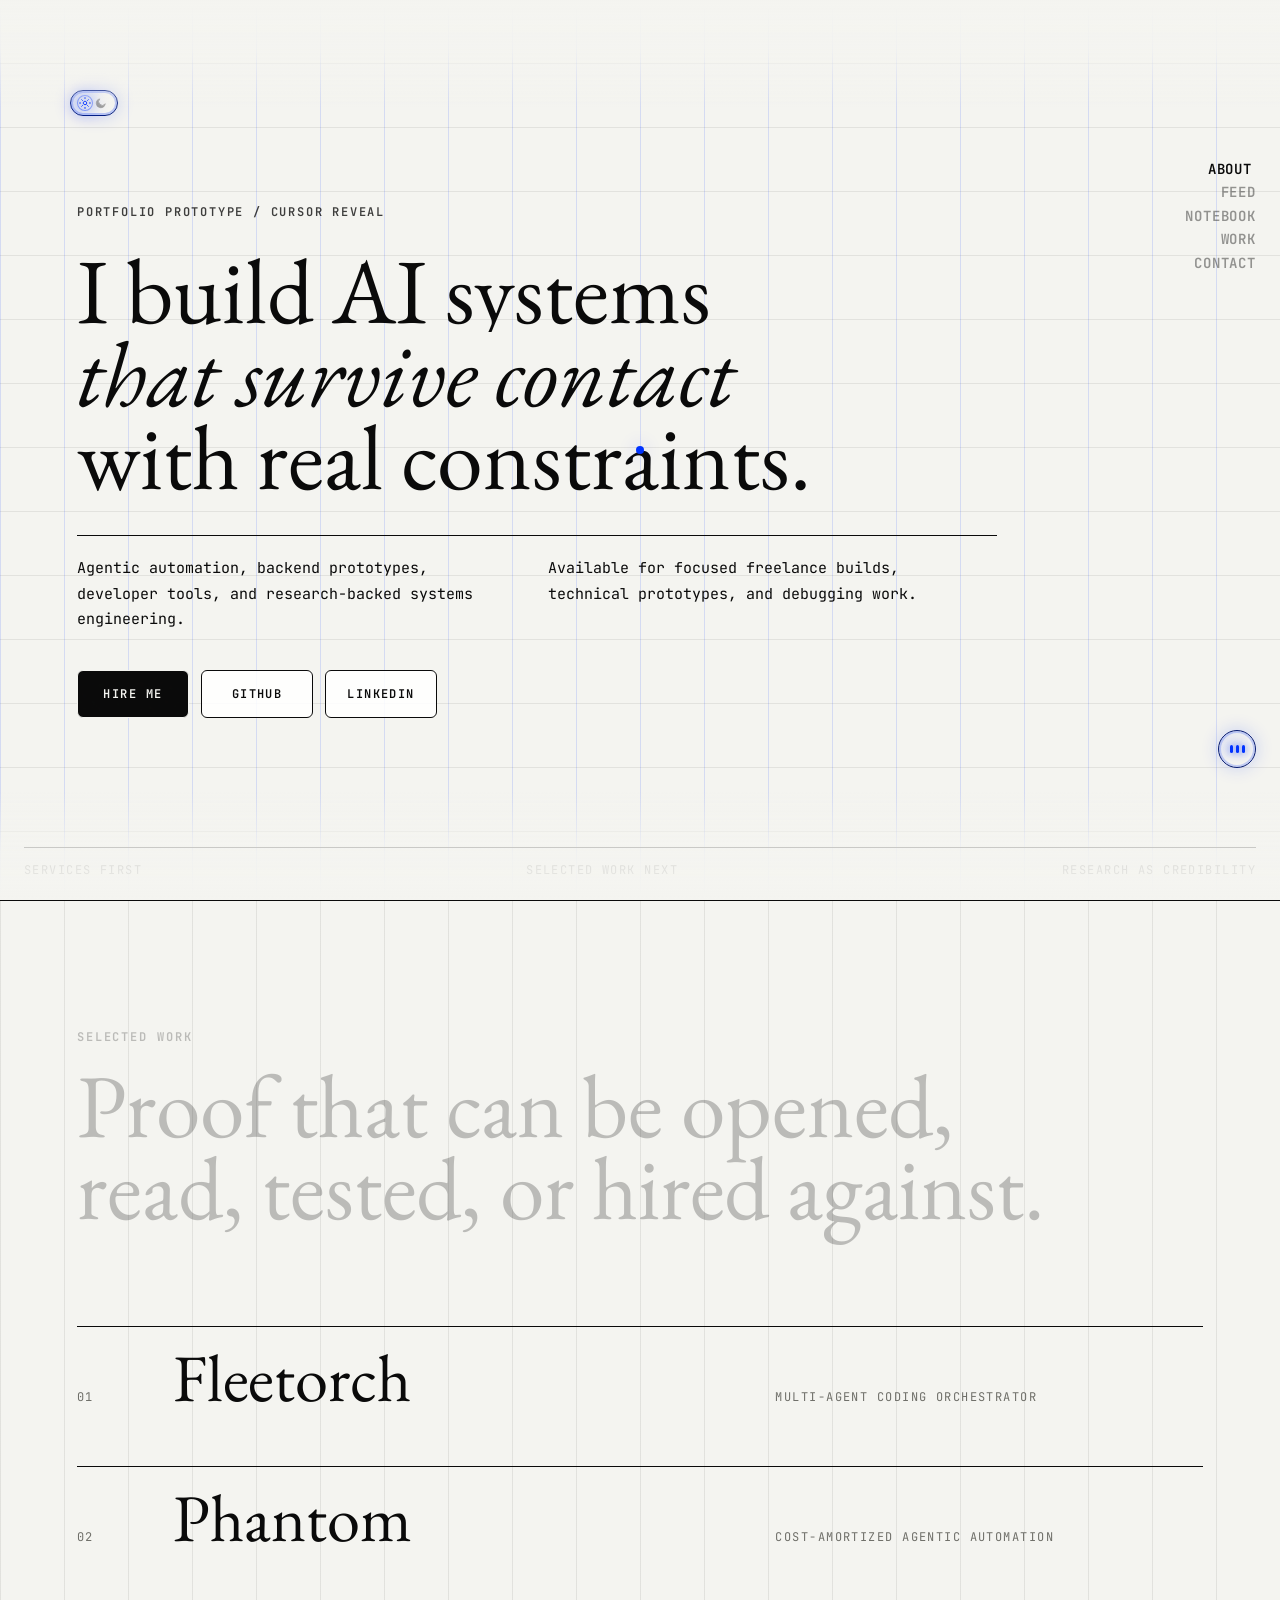
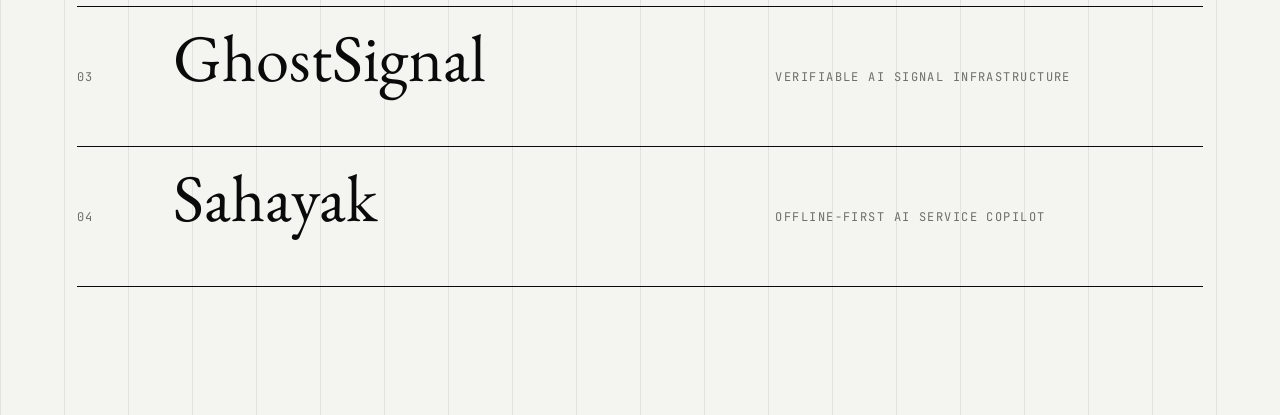
<file: index.html>
<!doctype html>
<html lang="en" data-theme="dark">
  <head>
    <meta charset="utf-8" />
    <meta name="viewport" content="width=device-width, initial-scale=1" />
    <title>Mayank Sahu | Cursor Mask Prototype</title>
    <meta
      name="description"
      content="A first portfolio prototype exploring a cursor-following masked reveal interaction."
    />
    <link
      rel="icon"
      href="data:image/svg+xml,%3Csvg xmlns='http://www.w3.org/2000/svg' viewBox='0 0 64 64'%3E%3Crect width='64' height='64' fill='%230a0a0b'/%3E%3Cpath d='M12 48V16h8l12 18 12-18h8v32h-8V29L35 43h-6L20 29v19z' fill='%23d1ff48'/%3E%3C/svg%3E"
    />
    <link rel="preconnect" href="https://fonts.googleapis.com" />
    <link rel="preconnect" href="https://fonts.gstatic.com" crossorigin />
    <link
      href="https://fonts.googleapis.com/css2?family=EB+Garamond:ital,wght@0,400;1,400&family=JetBrains+Mono:wght@400;500;600&display=swap"
      rel="stylesheet"
    />
    <script>
      (() => {
        try {
          const storedTheme = localStorage.getItem("mayank-portfolio-theme");
          const prefersDark = matchMedia("(prefers-color-scheme: dark)").matches;
          document.documentElement.dataset.theme =
            storedTheme === "light" || storedTheme === "dark"
              ? storedTheme
              : prefersDark
                ? "dark"
                : "light";
        } catch {
          document.documentElement.dataset.theme = "dark";
        }
      })();
    </script>
    <link rel="stylesheet" href="./styles.css" />
  </head>
  <body>
    <div class="initial-loader" data-loader aria-hidden="true">
      <span class="loader-kicker">Mayank Sahu</span>
      <span class="loader-title">Portfolio</span>
      <span class="loader-line"></span>
    </div>

    <div class="screen-vignette screen-vignette-top" aria-hidden="true"></div>
    <div class="screen-vignette screen-vignette-bottom" aria-hidden="true"></div>
    <nav class="site-nav" aria-label="Site sections">
      <a href="./index.html" aria-current="page">About</a>
      <a href="./feed/index.html">Feed</a>
      <a href="./notebook/index.html">Notebook</a>
      <a href="./dives/index.html">Work</a>
      <a href="./contact/index.html">Contact</a>
    </nav>
    <button class="sound-toggle" type="button" data-sound-toggle aria-label="Pause background music" aria-pressed="true">
      <span class="sound-toggle__bars" aria-hidden="true">
        <span class="sound-toggle__bar"></span>
        <span class="sound-toggle__bar"></span>
        <span class="sound-toggle__bar"></span>
      </span>
    </button>
    <audio data-ambient-audio src="./ambient-loop.webm" loop preload="auto"></audio>
    <button class="mobile-reveal-pill" type="button" data-mobile-trigger aria-label="Hold to flood reveal">
      <svg class="pill-orbit" viewBox="0 0 120 120" aria-hidden="true">
        <defs>
          <path id="press-orbit" d="M60,60 m-45,0 a45,45 0 1,1 90,0 a45,45 0 1,1 -90,0" />
        </defs>
        <text>
          <textPath href="#press-orbit" startOffset="0">Press and hold here / Press and hold here /</textPath>
        </text>
      </svg>
      <span class="pill-indicator" aria-hidden="true">
        <svg class="pill-hand-icon" viewBox="0 0 24 24" aria-hidden="true">
          <path d="M8 11.5V5.75a1.75 1.75 0 1 1 3.5 0v4.5" />
          <path d="M11.5 10V8.75a1.75 1.75 0 1 1 3.5 0V11" />
          <path d="M15 10.5a1.75 1.75 0 1 1 3.5 0v1.25" />
          <path d="M8 11.5 6.7 10.2a1.75 1.75 0 0 0-2.48 2.48l4.1 4.1A6 6 0 0 0 12.56 18H14a4.5 4.5 0 0 0 4.5-4.5v-1.75" />
        </svg>
      </span>
    </button>

    <div class="stage-reveal-flood" data-reveal-flood aria-hidden="true">
      <div class="hero-stack reveal-theme">
        <section class="hero">
          <div class="hero-copy">
            <p class="kicker">Under the surface</p>
            <h2>
              <span class="line-wrap"><span>Not a template.</span></span>
              <span class="line-wrap"><span><em>A working proof</em></span></span>
              <span class="line-wrap"><span>of taste and execution.</span></span>
            </h2>
          </div>
        </section>

        <div class="hero-grid reveal-grid">
          <p>Tactile systems, production code, zero fluff.</p>
          <p>Engineered for speed, taste, and reliability.</p>
        </div>
      </div>
    </div>

    <main class="mask-stage" data-mask-root>
      <div class="grain" aria-hidden="true"></div>
      <button class="theme-toggle" type="button" data-theme-toggle aria-label="Switch to light theme" aria-pressed="true">
        <span class="theme-toggle__track" aria-hidden="true">
          <span class="theme-toggle__sun">
            <svg class="theme-icon theme-icon--sun" viewBox="0 0 24 24" aria-hidden="true">
              <circle cx="12" cy="12" r="3.5" />
              <path d="M12 2.75v2.1" />
              <path d="M12 19.15v2.1" />
              <path d="m4.28 4.28 1.49 1.49" />
              <path d="m18.23 18.23 1.49 1.49" />
              <path d="M2.75 12h2.1" />
              <path d="M19.15 12h2.1" />
              <path d="m4.28 19.72 1.49-1.49" />
              <path d="m18.23 5.77 1.49-1.49" />
            </svg>
          </span>
          <span class="theme-toggle__moon">
            <svg class="theme-icon theme-icon--moon" viewBox="0 0 24 24" aria-hidden="true">
              <path d="M20.2 14.35A7.2 7.2 0 0 1 9.65 3.8a8.9 8.9 0 1 0 10.55 10.55Z" />
            </svg>
          </span>
        </span>
      </button>

      <div class="hero-stack">
        <section class="hero hero-base" aria-label="Portfolio introduction">
          <div class="hero-mask-frame" data-mask-target>
            <div class="hero-copy">
              <p class="kicker">Portfolio prototype / cursor reveal</p>
              <h1>
                <span class="line-wrap"><span>I build AI systems</span></span>
                <span class="line-wrap"><span><em>that survive contact</em></span></span>
                <span class="line-wrap"><span>with real constraints.</span></span>
              </h1>
            </div>

            <div class="hero-reveal" data-mask-surface aria-hidden="true">
              <div class="hero-copy">
                <p class="kicker">Under the surface</p>
                <h2>
                  <span class="line-wrap"><span>Not a template.</span></span>
                  <span class="line-wrap"><span><em>A working proof</em></span></span>
                  <span class="line-wrap"><span>of taste and execution.</span></span>
                </h2>
              </div>
            </div>
          </div>
        </section>

        <div class="hero-grid">
          <p>
            Agentic automation, backend prototypes, developer tools, and research-backed
            systems engineering.
          </p>
          <p>
            Available for focused freelance builds, technical prototypes, and debugging
            work.
          </p>
        </div>

        <nav class="hero-actions" aria-label="Primary links">
          <a class="magnetic-link primary-link" href="mailto:hello@mayanksahu.dev" data-magnetic>
            Hire me
          </a>
          <a class="magnetic-link" href="https://github.com/msnotfound" data-magnetic>
            GitHub
          </a>
          <a class="magnetic-link" href="https://www.linkedin.com/" data-magnetic>
            LinkedIn
          </a>
        </nav>
      </div>

      <div class="perimeter perimeter-bottom" aria-hidden="true">
        <span>Services first</span>
        <span>Selected work next</span>
        <span>Research as credibility</span>
      </div>
    </main>

    <div class="cursor-orbit" data-mask-cursor aria-hidden="true"></div>

    <section class="work-section" aria-labelledby="work-title">
      <div class="section-label" data-teleprompter>Selected work</div>
      <h2 id="work-title" data-teleprompter>Proof that can be opened, read, tested, or hired against.</h2>
      <div class="work-list" data-work-list>
        <a
          href="https://github.com/msnotfound/fleetorch"
          data-preview-title="Fleetorch"
          data-preview-meta="Go / CLI / agent orchestration"
          data-preview-copy="Routes AI coding work across local CLI agents with budgets, concurrency, and isolated execution."
          data-preview-variant="fleetorch"
        >
          <span>01</span>
          <strong>Fleetorch</strong>
          <small>Multi-agent coding orchestrator</small>
        </a>
        <a
          href="#phantom"
          data-preview-title="Phantom"
          data-preview-meta="Research artifact / desktop automation"
          data-preview-copy="Linux desktop middleware that records workflows and compiles them into replayable execution graphs."
          data-preview-variant="phantom"
        >
          <span>02</span>
          <strong>Phantom</strong>
          <small>Cost-amortized agentic automation</small>
        </a>
        <a
          href="https://github.com/msnotfound/ghostsignal"
          data-preview-title="GhostSignal"
          data-preview-meta="Web3 / agents / ZK systems"
          data-preview-copy="A zero-knowledge signal marketplace concept with agentic workflows and cryptographic verification."
          data-preview-variant="ghostsignal"
        >
          <span>03</span>
          <strong>GhostSignal</strong>
          <small>Verifiable AI signal infrastructure</small>
        </a>
        <a
          href="#sahayak"
          data-preview-title="Sahayak"
          data-preview-meta="Offline-first AI / RAG / public service"
          data-preview-copy="Low-connectivity copilot architecture for field workflows, local retrieval, OCR, and batch sync."
          data-preview-variant="sahayak"
        >
          <span>04</span>
          <strong>Sahayak</strong>
          <small>Offline-first AI service copilot</small>
        </a>
      </div>
    </section>

    <aside class="work-preview" data-work-preview aria-hidden="true">
      <div class="work-preview-track" data-work-preview-track>
        <article class="work-preview-card">
          <div class="preview-mark"></div>
          <p>Go / CLI / agent orchestration</p>
          <h3>Fleetorch</h3>
          <span>Routes AI coding work across local CLI agents with budgets, concurrency, and isolated execution.</span>
        </article>
        <article class="work-preview-card">
          <div class="preview-mark"></div>
          <p>Research artifact / desktop automation</p>
          <h3>Phantom</h3>
          <span>Linux desktop middleware that records workflows and compiles them into replayable execution graphs.</span>
        </article>
        <article class="work-preview-card">
          <div class="preview-mark"></div>
          <p>Web3 / agents / ZK systems</p>
          <h3>GhostSignal</h3>
          <span>A zero-knowledge signal marketplace concept with agentic workflows and cryptographic verification.</span>
        </article>
        <article class="work-preview-card">
          <div class="preview-mark"></div>
          <p>Offline-first AI / RAG / public service</p>
          <h3>Sahayak</h3>
          <span>Low-connectivity copilot architecture for field workflows, local retrieval, OCR, and batch sync.</span>
        </article>
      </div>
    </aside>

    <script type="module">
      import {
        createCursorMaskController,
        createMagneticButtonController,
        createMobileParallaxController,
        createTeleprompterScrollController,
        createWorkPreviewController,
        initMobileRadialFlood,
      } from "./src/cursorMask.mjs";
      import { createAmbientAudioController } from "./src/ambientAudio.mjs";
      import { initInitialLoader } from "./src/initialLoader.mjs";
      import { initThemeToggle } from "./src/themeToggle.mjs";

      const root = document.querySelector("[data-mask-root]");
      const prefersReducedMotion = window.matchMedia("(prefers-reduced-motion: reduce)").matches;
      const isCoarsePointer = window.matchMedia("(pointer: coarse)").matches;

      initInitialLoader(document, { delay: 760 });
      initThemeToggle(document);
      createAmbientAudioController(document);

      if (!prefersReducedMotion) {
        createTeleprompterScrollController(document);
      }

      if (root && !prefersReducedMotion && !isCoarsePointer && window.PointerEvent) {
        createCursorMaskController(root, {
          ease: 0.16,
        });
      } else if (root) {
        root.dataset.maskActive = "false";
        root.querySelector("[data-mask-surface]")?.style.setProperty("--mask-size", "0px");
      }

      if (root && !prefersReducedMotion && isCoarsePointer) {
        initMobileRadialFlood(document.querySelector("[data-mobile-trigger]"), document.querySelector("[data-reveal-flood]"), {
          root,
          holdDelay: 380,
          collapseDelay: 140,
        });
        createMobileParallaxController(document);
      }

      if (!prefersReducedMotion && !isCoarsePointer && window.PointerEvent) {
        createMagneticButtonController(document);
        createWorkPreviewController(document);
      }
    </script>
  </body>
</html>
</file>
<file: styles.css>
:root {
  --background: #0a0a0b;
  --surface: #141416;
  --text: #ebebeb;
  --muted: #7d8170;
  --line: #3e4236;
  --acid: #d1ff48;
  --black: #050506;
  --grid-line: rgba(209, 255, 72, 0.045);
  --grid-line-soft: rgba(209, 255, 72, 0.035);
  --hover-wash: rgba(209, 255, 72, 0.055);
  --grain-opacity: 0.18;
  --preview-muted-bg: #c6c6c6;
  --button-bg: rgba(10, 10, 11, 0.9);
  --cursor-glow: rgba(209, 255, 72, 0.42);
  --cursor-glow-strong: rgba(209, 255, 72, 0.54);
  --edge-vignette-mid: rgba(10, 10, 11, 0.86);
  --theme-toggle-accent: #d1ff48;
  --theme-toggle-glow: rgba(209, 255, 72, 0.5);
  --theme-toggle-active-bg: rgba(209, 255, 72, 0.14);
  --theme-toggle-active-border: rgba(209, 255, 72, 0.48);
  --flood-radius: 0px;
  --pill-x: 50vw;
  --pill-y: 90vh;
  --mask-x: 50vw;
  --mask-y: 50vh;
  --mask-size: 0px;
  --cursor-size: 36px;
  color-scheme: dark;
  font-family: "JetBrains Mono", monospace;
}

@property --teleprompter-progress {
  syntax: "<number>";
  inherits: true;
  initial-value: 0;
}

[data-theme="light"] {
  --background: #f4f4f0;
  --surface: #ffffff;
  --text: #0a0a0a;
  --muted: #6f6f69;
  --line: #0a0a0a;
  --acid: #0033ff;
  --black: #f4f4f0;
  --grid-line: rgba(0, 51, 255, 0.13);
  --grid-line-soft: rgba(10, 10, 10, 0.08);
  --hover-wash: rgba(0, 51, 255, 0.08);
  --grain-opacity: 0.08;
  --preview-muted-bg: #ffffff;
  --button-bg: rgba(255, 255, 255, 0.86);
  --cursor-glow: rgba(0, 51, 255, 0.32);
  --cursor-glow-strong: rgba(0, 51, 255, 0.46);
  --edge-vignette-mid: rgba(244, 244, 240, 0.88);
  --theme-toggle-accent: #0033ff;
  --theme-toggle-glow: rgba(0, 51, 255, 0.42);
  --theme-toggle-active-bg: rgba(0, 51, 255, 0.1);
  --theme-toggle-active-border: rgba(0, 51, 255, 0.42);
  color-scheme: light;
}

* {
  box-sizing: border-box;
}

html,
body {
  min-height: 100%;
  margin: 0;
  background: var(--background);
  color: var(--text);
  transition:
    background 260ms ease,
    color 260ms ease;
}

html,
body,
a,
button,
[data-magnetic] {
  cursor: none !important;
}

body {
  overflow-x: hidden;
}

body.is-loading {
  overflow: hidden;
}

.initial-loader {
  position: fixed;
  inset: 0;
  z-index: 220;
  display: grid;
  place-items: center;
  gap: 18px;
  padding: 24px;
  background:
    linear-gradient(90deg, var(--grid-line) 1px, transparent 1px),
    linear-gradient(0deg, var(--grid-line-soft) 1px, transparent 1px),
    var(--background);
  background-size: 64px 64px;
  color: var(--text);
  opacity: 1;
  visibility: visible;
  transition:
    opacity 620ms cubic-bezier(0.16, 1, 0.3, 1),
    transform 720ms cubic-bezier(0.16, 1, 0.3, 1),
    visibility 0ms linear 720ms;
}

.initial-loader[data-loaded="true"] {
  opacity: 0;
  pointer-events: none;
  transform: translateY(-14px);
  visibility: hidden;
}

.loader-kicker,
.loader-title {
  display: block;
  text-align: center;
}

.loader-kicker {
  color: var(--muted);
  font-size: 11px;
  font-weight: 600;
  letter-spacing: 0.18em;
  line-height: 1.4;
  text-transform: uppercase;
}

.loader-title {
  font-family: "EB Garamond", serif;
  font-size: clamp(4rem, 12vw, 10rem);
  line-height: 0.9;
}

.loader-line {
  position: relative;
  width: min(280px, 62vw);
  height: 1px;
  overflow: hidden;
  background: color-mix(in srgb, var(--text) 18%, transparent);
}

.loader-line::after {
  position: absolute;
  inset: 0;
  background: var(--acid);
  box-shadow: 0 0 24px var(--cursor-glow);
  animation: loader-line 980ms cubic-bezier(0.16, 1, 0.3, 1) infinite;
  content: "";
}

.mask-stage {
  position: relative;
  min-height: 100vh;
  display: flex;
  align-items: center;
  isolation: isolate;
  overflow: hidden;
  padding: clamp(112px, 11vh, 144px) clamp(20px, 6vw, 84px) clamp(88px, 10vh, 128px);
  background:
    linear-gradient(90deg, var(--grid-line) 1px, transparent 1px),
    linear-gradient(0deg, var(--grid-line-soft) 1px, transparent 1px),
    var(--background);
  background-size: 64px 64px;
}

.grain {
  position: fixed;
  inset: 0;
  z-index: 10;
  pointer-events: none;
  opacity: var(--grain-opacity);
  mix-blend-mode: soft-light;
  background-image: url("data:image/svg+xml,%3Csvg viewBox='0 0 220 220' xmlns='http://www.w3.org/2000/svg'%3E%3Cfilter id='noiseFilter'%3E%3CfeTurbulence type='fractalNoise' baseFrequency='0.7' numOctaves='4' stitchTiles='stitch'/%3E%3C/filter%3E%3Crect width='100%25' height='100%25' filter='url(%23noiseFilter)' opacity='0.55'/%3E%3C/svg%3E");
}

.screen-vignette {
  position: fixed;
  left: 0;
  right: 0;
  z-index: 8;
  height: clamp(64px, 12vh, 110px);
  pointer-events: none;
}

.screen-vignette-top {
  top: 0;
  background: linear-gradient(
    to bottom,
    var(--background) 0%,
    var(--edge-vignette-mid) 45%,
    transparent 100%
  );
}

.screen-vignette-bottom {
  bottom: 0;
  background: linear-gradient(
    to top,
    var(--background) 0%,
    var(--edge-vignette-mid) 45%,
    transparent 100%
  );
}

.mobile-reveal-pill {
  display: none;
}

.stage-reveal-flood {
  position: fixed;
  inset: 0;
  z-index: 200;
  display: flex;
  align-items: center;
  width: 100vw;
  height: 100vh;
  overflow: hidden;
  padding: clamp(112px, 11vh, 144px) clamp(20px, 6vw, 84px) clamp(88px, 10vh, 128px);
  background:
    linear-gradient(135deg, rgba(255, 255, 255, 0.38), color-mix(in srgb, var(--acid) 84%, white 16%)),
    var(--acid);
  color: var(--black);
  clip-path: circle(var(--flood-radius, 0px) at var(--pill-x, 50vw) var(--pill-y, 90vh));
  pointer-events: none;
  transition: clip-path 820ms cubic-bezier(0.19, 1, 0.22, 1);
  will-change: clip-path;
}

.stage-reveal-flood .reveal-theme {
  color: var(--black);
}

.stage-reveal-flood .kicker {
  opacity: 0.72;
}

.stage-reveal-flood .hero-grid {
  border-top-color: color-mix(in srgb, var(--black) 34%, transparent);
  color: color-mix(in srgb, var(--black) 86%, transparent);
}

.perimeter {
  position: fixed;
  left: 24px;
  right: 24px;
  z-index: 120;
  display: flex;
  align-items: center;
  justify-content: space-between;
  border-color: var(--line);
  color: var(--text);
  font-size: clamp(10px, 1.1vw, 12px);
  letter-spacing: 0.12em;
  line-height: 1;
  text-shadow: 0 0 18px var(--background);
  text-transform: uppercase;
}

.site-nav {
  position: fixed;
  top: clamp(148px, 18vh, 196px);
  right: 24px;
  z-index: 121;
  display: flex;
  flex-direction: column;
  align-items: flex-end;
  gap: 8px;
  color: var(--text);
  font-size: clamp(11px, 1.2vw, 14px);
  font-weight: 600;
  letter-spacing: 0.06em;
  line-height: 1.1;
  text-transform: uppercase;
}

.site-nav a {
  color: color-mix(in srgb, var(--text) 42%, transparent);
  text-decoration: none;
  transition:
    color 180ms ease,
    opacity 180ms ease,
    transform 240ms cubic-bezier(0.16, 1, 0.3, 1);
}

.site-nav a:hover,
.site-nav a:focus-visible,
.site-nav a[aria-current="page"] {
  color: var(--text);
  outline: none;
  transform: translateX(-4px);
}

.perimeter-bottom {
  bottom: 24px;
  padding-top: 16px;
  border-top: 1px solid var(--line);
}

.theme-toggle {
  position: absolute;
  top: clamp(70px, 10vh, 148px);
  left: 70px;
  z-index: 130;
  width: 48px;
  height: 26px;
  border: 1px solid color-mix(in srgb, var(--theme-toggle-accent) 48%, var(--line));
  border-radius: 999px;
  padding: 3px;
  background:
    linear-gradient(135deg, color-mix(in srgb, var(--theme-toggle-accent) 9%, transparent), transparent 54%),
    color-mix(in srgb, var(--background) 88%, transparent);
  color: var(--text);
  box-shadow:
    inset 0 0 0 2px color-mix(in srgb, var(--theme-toggle-accent) 24%, transparent),
    0 0 18px color-mix(in srgb, var(--theme-toggle-glow) 48%, transparent);
  cursor: pointer;
  transition:
    border-color 180ms ease,
    background 180ms ease,
    box-shadow 220ms ease,
    color 180ms ease,
    transform 220ms cubic-bezier(0.16, 1, 0.3, 1);
}

.theme-toggle:hover,
.theme-toggle:focus-visible {
  border-color: var(--theme-toggle-accent);
  color: var(--theme-toggle-accent);
  box-shadow:
    inset 0 0 0 2px var(--theme-toggle-active-border),
    0 0 30px color-mix(in srgb, var(--theme-toggle-glow) 78%, transparent);
  outline: none;
  transform: translateY(-1px);
}

.sound-toggle {
  position: fixed;
  bottom: 132px;
  right: 24px;
  z-index: 130;
  display: grid;
  place-items: center;
  width: 38px;
  height: 38px;
  border: 1px solid color-mix(in srgb, var(--theme-toggle-accent) 42%, var(--line));
  border-radius: 999px;
  padding: 0;
  background:
    linear-gradient(135deg, color-mix(in srgb, var(--theme-toggle-accent) 8%, transparent), transparent 58%),
    color-mix(in srgb, var(--background) 88%, transparent);
  box-shadow:
    inset 0 0 0 2px color-mix(in srgb, var(--theme-toggle-accent) 20%, transparent),
    0 0 18px color-mix(in srgb, var(--theme-toggle-glow) 46%, transparent);
  color: var(--theme-toggle-accent);
  transition:
    border-color 180ms ease,
    background 180ms ease,
    box-shadow 220ms ease,
    color 180ms ease,
    opacity 180ms ease,
    transform 220ms cubic-bezier(0.16, 1, 0.3, 1);
}

.sound-toggle:hover,
.sound-toggle:focus-visible {
  border-color: var(--theme-toggle-accent);
  box-shadow:
    inset 0 0 0 2px var(--theme-toggle-active-border),
    0 0 28px color-mix(in srgb, var(--theme-toggle-glow) 72%, transparent);
  outline: none;
  transform: translateY(-1px);
}

.sound-toggle__bars {
  display: inline-flex;
  align-items: center;
  gap: 3px;
  height: 16px;
}

.sound-toggle__bar {
  width: 3px;
  height: 8px;
  border-radius: 999px;
  background: currentColor;
  box-shadow: 0 0 10px currentColor;
  transform-origin: 50% 100%;
  animation: sound-meter 1280ms ease-in-out infinite;
}

.sound-toggle__bar:nth-child(2) {
  animation-delay: 180ms;
}

.sound-toggle__bar:nth-child(3) {
  animation-delay: 360ms;
}

[data-sound-enabled="false"] .sound-toggle {
  color: color-mix(in srgb, var(--text) 42%, transparent);
  opacity: 0.72;
}

[data-sound-enabled="false"] .sound-toggle__bar {
  animation-play-state: paused;
  box-shadow: none;
  transform: scaleY(0.45);
}

.theme-toggle__track {
  position: relative;
  display: block;
  width: 100%;
  height: 100%;
}

.theme-toggle__sun,
.theme-toggle__moon {
  position: absolute;
  top: 50%;
  display: grid;
  place-items: center;
  width: 16px;
  height: 16px;
  border-radius: 999px;
  transform: translateY(-50%);
  transition:
    background 220ms ease,
    box-shadow 220ms ease,
    border-color 220ms ease,
    opacity 220ms ease,
    transform 260ms cubic-bezier(0.16, 1, 0.3, 1);
}

.theme-toggle__sun {
  left: 3px;
  opacity: 0.36;
}

.theme-toggle__moon {
  right: 3px;
  border: 1px solid var(--theme-toggle-active-border);
  background: var(--theme-toggle-active-bg);
  box-shadow: 0 0 16px var(--theme-toggle-glow);
  color: var(--theme-toggle-accent);
  opacity: 1;
}

.theme-icon {
  width: 12px;
  height: 12px;
  fill: none;
  stroke: currentColor;
  stroke-width: 1.8;
  stroke-linecap: round;
  stroke-linejoin: round;
}

.theme-icon--moon {
  fill: currentColor;
  stroke-width: 1.4;
}

[data-theme="light"] .theme-toggle__sun {
  border: 1px solid var(--theme-toggle-active-border);
  background: var(--theme-toggle-active-bg);
  box-shadow: 0 0 16px var(--theme-toggle-glow);
  color: var(--theme-toggle-accent);
  opacity: 1;
  transform: translateY(-50%) rotate(45deg);
}

[data-theme="light"] .theme-toggle__moon {
  border-color: transparent;
  background: transparent;
  box-shadow: none;
  color: var(--text);
  opacity: 0.36;
  transform: translateY(-50%) translateX(-2px);
}

.hero-stack {
  position: relative;
  z-index: 3;
  width: min(92rem, 100%);
  display: flex;
  flex-direction: column;
  gap: clamp(24px, 4.2vh, 44px);
}

.hero {
  position: relative;
}

.hero-base {
  z-index: 1;
}

.hero-mask-frame {
  position: relative;
  display: block;
  width: min(88rem, 100%);
  overflow: visible;
  isolation: isolate;
  transform: var(--tilt-transform, translate3d(0, 0, 0));
  transition: transform 420ms cubic-bezier(0.16, 1, 0.3, 1);
  will-change: transform;
}

.hero-copy {
  position: relative;
  z-index: 1;
}

.hero-reveal {
  position: absolute;
  inset: -150px -200px;
  z-index: 2;
  padding: 150px 200px;
  overflow: visible;
  color: var(--black);
  background:
    linear-gradient(135deg, rgba(255, 255, 255, 0.38), color-mix(in srgb, var(--acid) 84%, white 16%)),
    var(--acid);
  clip-path: circle(calc(var(--mask-size) / 2) at var(--mask-x) var(--mask-y));
  pointer-events: none;
  transition: clip-path 420ms cubic-bezier(0.16, 1, 0.3, 1);
}

.kicker {
  max-width: 78rem;
  margin: 0 0 28px;
  color: currentColor;
  font-size: clamp(10px, 1vw, 12px);
  font-weight: 600;
  letter-spacing: 0.15em;
  line-height: 1.4;
  opacity: 0.78;
  text-transform: uppercase;
}

h1,
h2 {
  max-width: 82rem;
  margin: 0;
  font-family: "EB Garamond", serif;
  font-size: clamp(3.2rem, 7.2vw, 8.5rem);
  font-weight: 400;
  letter-spacing: 0;
  line-height: 0.9;
}

h1 span,
h2 span {
  display: block;
}

h1 em,
h2 em {
  font-style: italic;
}

.line-wrap {
  overflow: hidden;
}

.line-wrap > span {
  animation: line-rise 960ms cubic-bezier(0.16, 1, 0.3, 1) both;
  transform: translateY(110%);
}

.line-wrap:nth-child(2) > span {
  animation-delay: 90ms;
}

.line-wrap:nth-child(3) > span {
  animation-delay: 180ms;
}

.hero-grid {
  position: relative;
  display: grid;
  grid-template-columns: minmax(0, 420px) minmax(0, 420px);
  gap: clamp(18px, 4vw, 64px);
  max-width: 920px;
  border-top: 1px solid currentColor;
  padding-top: 20px;
  font-size: clamp(12px, 1.2vw, 15px);
  line-height: 1.7;
}

.hero-grid p {
  margin: 0;
}

.hero-actions {
  position: relative;
  display: flex;
  flex-wrap: wrap;
  gap: 12px;
}

.magnetic-link {
  display: inline-flex;
  min-width: 112px;
  min-height: 48px;
  align-items: center;
  justify-content: center;
  border: 1px solid currentColor;
  border-radius: 6px;
  padding: 0 20px;
  background: var(--button-bg);
  color: currentColor;
  cursor: pointer;
  font-size: 12px;
  font-weight: 600;
  letter-spacing: 0.12em;
  text-decoration: none;
  text-transform: uppercase;
  transition:
    background 180ms ease,
    border-color 180ms ease,
    color 180ms ease,
    transform 480ms cubic-bezier(0.16, 1, 0.3, 1);
  will-change: transform;
}

.magnetic-link:hover,
.magnetic-link:focus-visible {
  background: var(--acid);
  border-color: var(--acid);
  color: var(--black);
}

.primary-link {
  background: var(--text);
  color: var(--black);
}

.cursor-orbit {
  position: fixed;
  top: 0;
  left: 0;
  z-index: 9999;
  width: 8px;
  height: 8px;
  border-radius: 999px;
  background: var(--acid);
  box-shadow: 0 0 18px var(--cursor-glow);
  pointer-events: none;
  transform: translate3d(var(--mask-x), var(--mask-y), 0) translate(-50%, -50%);
  opacity: 1;
  transition:
    width 220ms cubic-bezier(0.16, 1, 0.3, 1),
    height 220ms cubic-bezier(0.16, 1, 0.3, 1),
    box-shadow 220ms cubic-bezier(0.16, 1, 0.3, 1);
  will-change: transform;
}

.cursor-orbit.is-interactive {
  width: 16px;
  height: 16px;
  box-shadow: 0 0 28px var(--cursor-glow-strong);
}

.work-section {
  position: relative;
  min-height: 100vh;
  padding: clamp(80px, 10vw, 144px) clamp(20px, 6vw, 84px);
  background:
    linear-gradient(90deg, var(--grid-line-soft) 1px, transparent 1px),
    var(--background);
  background-size: 64px 64px;
  border-top: 1px solid var(--line);
}

.section-label {
  margin-bottom: 20px;
  color: var(--muted);
  font-size: 12px;
  font-weight: 600;
  letter-spacing: 0.16em;
  text-transform: uppercase;
}

.work-section > h2 {
  max-width: 980px;
  margin-bottom: clamp(48px, 8vw, 96px);
  font-size: clamp(3rem, 7vw, 7.6rem);
  line-height: 0.92;
}

.work-list {
  border-top: 1px solid var(--line);
}

.work-list a {
  display: grid;
  grid-template-columns: 72px minmax(0, 1.15fr) minmax(240px, 0.85fr);
  gap: 24px;
  align-items: baseline;
  min-height: 140px;
  padding-block: 18px;
  border-bottom: 1px solid var(--line);
  color: var(--text);
  text-decoration: none;
  transition:
    background 180ms ease,
    color 180ms ease,
    padding-left 360ms cubic-bezier(0.16, 1, 0.3, 1);
}

.work-list a:hover,
.work-list a:focus-visible {
  padding-left: 18px;
  background: var(--hover-wash);
  color: var(--acid);
  outline: none;
}

.work-list span,
.work-list small {
  color: var(--muted);
  font-size: 12px;
  letter-spacing: 0.12em;
  text-transform: uppercase;
}

.work-list strong {
  font-family: "EB Garamond", serif;
  font-size: clamp(2.6rem, 5.2vw, 6rem);
  font-weight: 400;
  line-height: 1;
}

[data-teleprompter] {
  --teleprompter-progress: 0;
  color: color-mix(in srgb, var(--text) 28%, transparent);
}

.teleprompter-word {
  display: inline;
  white-space: pre-wrap;
  color: color-mix(in srgb, var(--text) 24%, transparent);
  transition:
    color 260ms cubic-bezier(0.16, 1, 0.3, 1),
    text-shadow 260ms cubic-bezier(0.16, 1, 0.3, 1);
}

.teleprompter-word.is-lit {
  color: var(--text);
  text-shadow: 0 0 18px color-mix(in srgb, var(--text) 14%, transparent);
}

.work-preview {
  position: fixed;
  top: 0;
  left: 0;
  z-index: 20;
  width: 360px;
  height: 342px;
  border: 1px solid var(--acid);
  border-radius: 8px;
  background: var(--acid);
  color: var(--black);
  overflow: hidden;
  pointer-events: none;
  opacity: 0;
  transform: translate3d(-120%, -120%, 0);
  transition:
    opacity 220ms ease,
    border-color 220ms ease,
    background 220ms ease,
    color 220ms ease;
  will-change: transform;
}

.work-preview[data-active="true"] {
  opacity: 1;
}

.preview-mark {
  height: 120px;
  margin-bottom: 34px;
  border: 1px solid currentColor;
  background:
    linear-gradient(135deg, transparent 48%, currentColor 49%, currentColor 51%, transparent 52%),
    linear-gradient(45deg, transparent 48%, currentColor 49%, currentColor 51%, transparent 52%);
  opacity: 0.85;
}

.work-preview-track {
  will-change: transform;
  display: flex;
  flex-direction: column;
  gap: 84px;
  transition: transform 1080ms cubic-bezier(0.19, 1, 0.22, 1);
}

.work-preview-card {
  flex: 0 0 342px;
  height: 342px;
  padding: 24px;
}

.work-preview[data-variant="phantom"] {
  background: var(--preview-muted-bg);
  border-color: var(--preview-muted-bg);
}

.work-preview[data-variant="ghostsignal"] {
  background: #111113;
  border-color: var(--acid);
  color: var(--acid);
}

.work-preview[data-variant="sahayak"] {
  background: var(--preview-muted-bg);
  border-color: var(--preview-muted-bg);
}

.work-preview-card p,
.work-preview-card span {
  display: block;
  margin: 0;
  font-size: 11px;
  letter-spacing: 0.12em;
  line-height: 1.5;
  text-transform: uppercase;
}

.work-preview-card h3 {
  margin: 0 0 10px;
  font-family: "EB Garamond", serif;
  font-size: 58px;
  font-weight: 400;
  letter-spacing: 0;
  line-height: 0.94;
}

@keyframes line-rise {
  from {
    transform: translateY(110%);
  }

  to {
    transform: translateY(0);
  }
}

@keyframes loader-line {
  0% {
    transform: translateX(-102%);
  }

  54% {
    transform: translateX(0);
  }

  100% {
    transform: translateX(102%);
  }
}

@keyframes sound-meter {
  0%,
  100% {
    transform: scaleY(0.45);
  }

  45% {
    transform: scaleY(1);
  }
}

@media (max-width: 760px) {
  body {
    overflow: auto;
  }

  .mask-stage {
    min-height: 100svh;
    cursor: auto;
    padding: 92px 18px 72px;
    overflow: visible;
  }

  .perimeter {
    left: 16px;
    right: 16px;
  }

  .theme-toggle {
    top: 60px;
    left: 16px;
  }

  .sound-toggle {
    bottom: 136px;
    right: 16px;
  }

  .site-nav {
    top: 160px;
    right: 16px;
    gap: 7px;
    font-size: 10px;
  }

  .perimeter span:nth-child(n + 2) {
    display: none;
  }

  .hero {
    width: 100%;
  }

  .hero-grid {
    grid-template-columns: 1fr;
  }

  .hero-actions {
    display: none;
  }

  .work-section {
    padding: 72px 18px;
  }

  .work-section > h2 {
    font-size: clamp(2.8rem, 15vw, 4.6rem);
  }

  .work-list a {
    grid-template-columns: 44px minmax(0, 1fr);
    grid-template-rows: auto auto;
    gap: 10px 14px;
    align-items: center;
    min-height: 148px;
    padding-block: 24px;
  }

  .work-list a > span {
    grid-row: 1 / span 2;
    align-self: center;
  }

  .work-list strong {
    display: block;
    line-height: 0.92;
  }

  .work-list small {
    grid-column: 2;
    margin-top: 10px;
    line-height: 1.35;
  }

  .work-preview {
    display: none;
  }
}

@media (max-width: 760px), (pointer: coarse) {
  .grain {
    display: none;
  }

  .cursor-orbit {
    display: none;
  }

  .hero-reveal {
    inset: 0;
    padding: 0;
    overflow: hidden;
    clip-path: circle(0px at 50% 50%) !important;
    pointer-events: none;
  }

  .mobile-reveal-pill {
    position: fixed;
    bottom: 28px;
    left: 50%;
    z-index: 210;
    display: grid;
    place-items: center;
    width: 92px;
    height: 92px;
    padding: 0;
    border: 1px solid var(--line);
    border-radius: 50%;
    background: color-mix(in srgb, var(--surface) 85%, transparent);
    box-shadow:
      0 12px 36px rgba(0, 0, 0, 0.42),
      0 0 0 1px color-mix(in srgb, var(--text) 6%, transparent);
    backdrop-filter: blur(16px);
    -webkit-backdrop-filter: blur(16px);
    color: var(--text);
    opacity: 1;
    pointer-events: auto;
    font: inherit;
    touch-action: none;
    user-select: none;
    -webkit-user-select: none;
    transform: translateX(-50%);
    transition:
      transform 220ms cubic-bezier(0.16, 1, 0.3, 1),
      background 180ms ease,
      border-color 180ms ease,
      color 180ms ease,
      opacity 250ms ease;
  }

  .pill-orbit {
    position: absolute;
    inset: 4px;
    width: calc(100% - 8px);
    height: calc(100% - 8px);
    animation: pill-orbit-spin 10s linear infinite;
    transform-box: fill-box;
    transform-origin: 50% 50%;
    overflow: visible;
    will-change: transform;
  }

  .pill-orbit text {
    fill: currentColor;
    font-size: 9px;
    font-weight: 600;
    letter-spacing: 0.22em;
    text-transform: uppercase;
  }

  .pill-indicator {
    position: relative;
    display: grid;
    place-items: center;
    width: 42px;
    height: 42px;
    border: 1px solid currentColor;
    border-radius: 50%;
    background: color-mix(in srgb, var(--acid) 12%, transparent);
    box-shadow:
      inset 0 0 0 1px color-mix(in srgb, var(--acid) 22%, transparent),
      0 0 18px color-mix(in srgb, var(--acid) 46%, transparent);
    transition:
      background 180ms ease,
      box-shadow 180ms ease,
      transform 180ms ease;
  }

  .mobile-reveal-pill:active,
  .mobile-reveal-pill[data-pending="true"],
  .mobile-reveal-pill[data-active="true"] {
    border-color: var(--black);
    background: var(--black);
    color: var(--acid);
    box-shadow: 0 0 40px color-mix(in srgb, var(--acid) 60%, transparent);
    transform: translateX(-50%) scale(0.92);
  }

  .mobile-reveal-pill[data-pending="true"] .pill-indicator {
    transform: scale(0.96);
  }

  .mobile-reveal-pill[data-active="true"] .pill-indicator {
    background: color-mix(in srgb, var(--acid) 18%, transparent);
    box-shadow: none;
    transform: scale(0.92);
  }

  .pill-hand-icon {
    width: 22px;
    height: 22px;
    fill: none;
    stroke: currentColor;
    stroke-width: 1.8;
    stroke-linecap: round;
    stroke-linejoin: round;
  }
}

@keyframes pill-orbit-spin {
  to {
    transform: rotate(360deg);
  }
}

@media (prefers-reduced-motion: reduce) {
  html,
  body,
  a,
  button,
  [data-magnetic] {
    cursor: auto !important;
  }

  .mask-stage {
    cursor: auto;
  }

  .hero-reveal {
    clip-path: circle(0 at 50% 50%);
  }

  .stage-reveal-flood {
    clip-path: circle(0 at 50% 50%);
    transition: none;
  }

  .initial-loader {
    transition: none;
  }

  .cursor-orbit {
    display: none;
  }

  .line-wrap > span {
    animation: none;
    transform: none;
  }

  .magnetic-link {
    transition: background 180ms ease, border-color 180ms ease, color 180ms ease;
  }

  [data-teleprompter],
  .teleprompter-word {
    background: none !important;
    color: var(--text) !important;
    text-shadow: none !important;
  }

  .work-preview {
    display: none;
  }

  .pill-orbit {
    animation: none;
  }

  .loader-line::after,
  .sound-toggle__bar {
    animation: none;
  }
}
</file>
